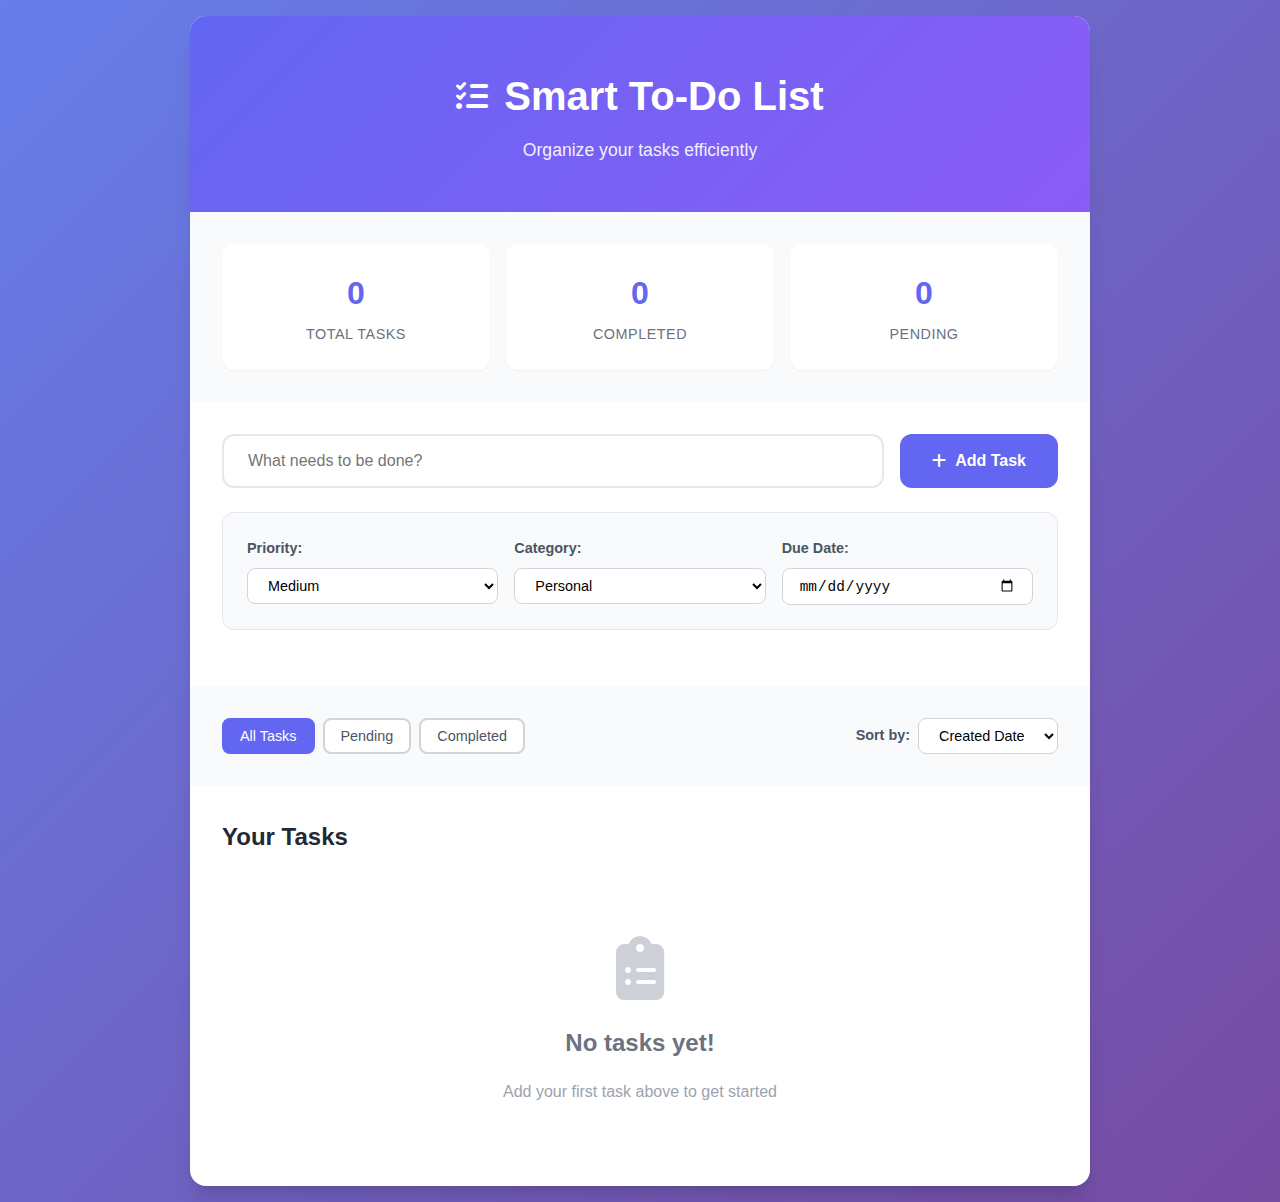
<file: project 1/index.html>
<!DOCTYPE html>
<html lang="en">
<head>
    <meta charset="UTF-8">
    <meta name="viewport" content="width=device-width, initial-scale=1.0">
    <title>Smart To-Do List | Task Manager</title>
    <meta name="description" content="A beautiful and responsive to-do list application with advanced features">
    <link rel="manifest" href="manifest.json">
    <link rel="stylesheet" href="styles.css">
    <link href="https://cdnjs.cloudflare.com/ajax/libs/font-awesome/6.4.0/css/all.min.css" rel="stylesheet">
    <!-- PWA Meta Tags -->
    <meta name="theme-color" content="#6366f1">
    <meta name="apple-mobile-web-app-capable" content="yes">
    <meta name="apple-mobile-web-app-status-bar-style" content="default">
    <meta name="apple-mobile-web-app-title" content="Smart To-Do List">
    <link rel="apple-touch-icon" href="data:image/svg+xml,<svg xmlns='http://www.w3.org/2000/svg' viewBox='0 0 100 100'><rect width='100' height='100' fill='%236366f1' rx='20'/><text x='50' y='50' text-anchor='middle' dy='.35em' font-size='60' fill='white'>✓</text></svg>">
</head>
<body>
    <div class="container">
        <!-- Header Section -->
        <header class="header">
            <h1 class="app-title">
                <i class="fas fa-tasks"></i>
                Smart To-Do List
            </h1>
            <p class="app-subtitle">Organize your tasks efficiently</p>
        </header>

        <!-- Statistics Section -->
        <section class="stats">
            <div class="stat-card">
                <div class="stat-number" id="totalTasks">0</div>
                <div class="stat-label">Total Tasks</div>
            </div>
            <div class="stat-card">
                <div class="stat-number" id="completedTasks">0</div>
                <div class="stat-label">Completed</div>
            </div>
            <div class="stat-card">
                <div class="stat-number" id="pendingTasks">0</div>
                <div class="stat-label">Pending</div>
            </div>
        </section>

        <!-- Task Input Section -->
        <section class="task-input-section">
            <div class="input-container">
                <div class="input-group">
                    <input 
                        type="text" 
                        id="taskInput" 
                        placeholder="What needs to be done?"
                        maxlength="200"
                        aria-label="Task description"
                    >
                    <button id="addTaskBtn" class="add-btn" aria-label="Add new task">
                        <i class="fas fa-plus"></i>
                        Add Task
                    </button>
                </div>
                
                <!-- Advanced Options -->
                <div class="advanced-options">
                    <div class="option-group">
                        <label for="taskPriority">Priority:</label>
                        <select id="taskPriority" aria-label="Task priority">
                            <option value="low">Low</option>
                            <option value="medium" selected>Medium</option>
                            <option value="high">High</option>
                        </select>
                    </div>
                    
                    <div class="option-group">
                        <label for="taskCategory">Category:</label>
                        <select id="taskCategory" aria-label="Task category">
                            <option value="personal">Personal</option>
                            <option value="work">Work</option>
                            <option value="shopping">Shopping</option>
                            <option value="health">Health</option>
                            <option value="other">Other</option>
                        </select>
                    </div>
                    
                    <div class="option-group">
                        <label for="taskDate">Due Date:</label>
                        <input type="date" id="taskDate" aria-label="Due date">
                    </div>
                </div>
            </div>

            <!-- Error Message -->
            <div id="errorMessage" class="error-message" role="alert" aria-live="polite"></div>
        </section>

        <!-- Filter Section -->
        <section class="filter-section">
            <div class="filter-buttons">
                <button class="filter-btn active" data-filter="all">All Tasks</button>
                <button class="filter-btn" data-filter="pending">Pending</button>
                <button class="filter-btn" data-filter="completed">Completed</button>
            </div>
            
            <div class="sort-options">
                <label for="sortBy">Sort by:</label>
                <select id="sortBy" aria-label="Sort tasks by">
                    <option value="created">Created Date</option>
                    <option value="priority">Priority</option>
                    <option value="dueDate">Due Date</option>
                    <option value="category">Category</option>
                </select>
            </div>
        </section>

        <!-- Task List Section -->
        <section class="task-list-section">
            <div class="task-list-header">
                <h2>Your Tasks</h2>
                <button id="clearAllBtn" class="clear-all-btn" aria-label="Clear all completed tasks">
                    <i class="fas fa-trash"></i>
                    Clear Completed
                </button>
            </div>
            
            <ul id="taskList" class="task-list" role="list">
                <!-- Tasks will be dynamically inserted here -->
            </ul>
            
            <div id="emptyState" class="empty-state">
                <i class="fas fa-clipboard-list"></i>
                <h3>No tasks yet!</h3>
                <p>Add your first task above to get started</p>
            </div>
        </section>
    </div>

    <!-- Edit Modal -->
    <div id="editModal" class="modal" role="dialog" aria-labelledby="editModalTitle" aria-hidden="true">
        <div class="modal-content">
            <div class="modal-header">
                <h3 id="editModalTitle">Edit Task</h3>
                <button class="close-btn" aria-label="Close modal">&times;</button>
            </div>
            <div class="modal-body">
                <div class="input-group">
                    <label for="editTaskInput">Task Description:</label>
                    <input type="text" id="editTaskInput" maxlength="200">
                </div>
                
                <div class="modal-options">
                    <div class="option-group">
                        <label for="editTaskPriority">Priority:</label>
                        <select id="editTaskPriority">
                            <option value="low">Low</option>
                            <option value="medium">Medium</option>
                            <option value="high">High</option>
                        </select>
                    </div>
                    
                    <div class="option-group">
                        <label for="editTaskCategory">Category:</label>
                        <select id="editTaskCategory">
                            <option value="personal">Personal</option>
                            <option value="work">Work</option>
                            <option value="shopping">Shopping</option>
                            <option value="health">Health</option>
                            <option value="other">Other</option>
                        </select>
                    </div>
                    
                    <div class="option-group">
                        <label for="editTaskDate">Due Date:</label>
                        <input type="date" id="editTaskDate">
                    </div>
                </div>
            </div>
            <div class="modal-footer">
                <button id="saveEditBtn" class="save-btn">Save Changes</button>
                <button id="cancelEditBtn" class="cancel-btn">Cancel</button>
            </div>
        </div>
    </div>

    <!-- Overlay -->
    <div id="overlay" class="overlay"></div>

    <script src="script.js"></script>
</body>
</html>
</file>
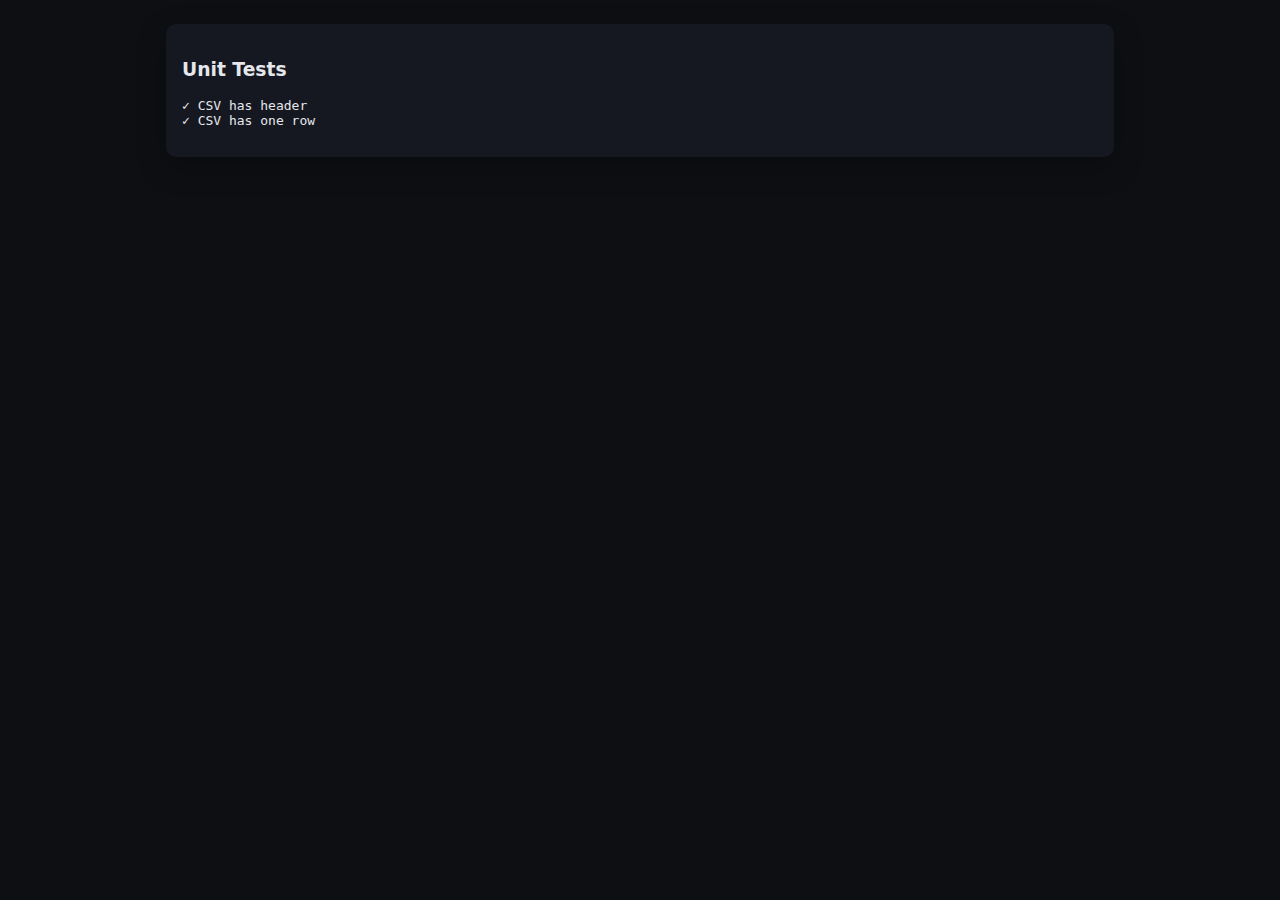
<file: project 3/tests/test-runner.html>
<!doctype html>
<html>
<head>
	<meta charset="utf-8" />
	<title>Tests - Gym Management</title>
	<link rel="stylesheet" href="../assets/css/styles.css" />
</head>
<body>
	<main class="container">
		<section class="card">
			<h3>Unit Tests</h3>
			<pre id="out"></pre>
		</section>
	</main>
	<script>
		function assert(name, cond) { document.getElementById('out').textContent += `${cond?'✓':'✗'} ${name}\n`; }
	</script>
	<script>
		// Test: CSV export formatting
		(function(){
			const receipts = [{ id:'1', memberId:'m1', month:'2025-10', amount:500, method:'Cash', createdAt:null }];
			const header = ['id','memberId','month','amount','method','createdAt'];
			const rows = receipts.map(r => [r.id, r.memberId, r.month, r.amount, r.method, '']);
			const csv = [header.join(','), ...rows.map(r => r.map(v => JSON.stringify(v ?? '')).join(','))].join('\n');
			assert('CSV has header', csv.startsWith('id,memberId,month'));
			assert('CSV has one row', csv.split('\n').length === 2);
		})();
	</script>
</body>
</html>
</file>
<file: project 3/assets/css/styles.css>
:root {
	--bg: #0e0f13;
	--panel: #151821;
	--text: #e5e7eb;
	--muted: #9aa3b2;
	--accent: #4f46e5;
	--accent-2: #22c55e;
}

* { box-sizing: border-box; }
body {
	margin: 0; font-family: system-ui, -apple-system, Segoe UI, Roboto, Arial;
	background: var(--bg); color: var(--text);
}
.app-header, .app-footer { padding: 16px; text-align: center; background: #0b0c10; }
.container { max-width: 980px; margin: 24px auto; padding: 0 16px; display: grid; gap: 16px; }
.card { background: var(--panel); padding: 16px; border-radius: 10px; box-shadow: 0 10px 30px rgba(0,0,0,.25); }
label { display: grid; gap: 6px; margin: 8px 0; }
input, select { padding: 10px 12px; border-radius: 8px; border: 1px solid #2b2f3a; background: #0f1117; color: var(--text); }
button { background: var(--accent); color: white; border: none; padding: 10px 16px; border-radius: 8px; cursor: pointer; }
button.secondary { background: #2b2f3a; }
button.success { background: var(--accent-2); }
table { width: 100%; border-collapse: collapse; }
th, td { padding: 10px; border-bottom: 1px solid #2b2f3a; text-align: left; }
.muted { color: var(--muted); }
.grid { display: grid; gap: 12px; }
.grid-2 { grid-template-columns: repeat(2, minmax(0, 1fr)); }
.grid-3 { grid-template-columns: repeat(3, minmax(0, 1fr)); }
@media (max-width: 720px) { .grid-2, .grid-3 { grid-template-columns: 1fr; } }

.toolbar { display: flex; gap: 8px; align-items: center; flex-wrap: wrap; }
.tag { padding: 2px 8px; border-radius: 999px; background: #1f2330; font-size: 12px; }
</file>
<file: project 1/styles.css>
/* Reset and Base Styles */
* {
    margin: 0;
    padding: 0;
    box-sizing: border-box;
}

:root {
    /* Color Palette */
    --primary-color: #6366f1;
    --primary-dark: #4f46e5;
    --secondary-color: #8b5cf6;
    --accent-color: #06d6a0;
    --danger-color: #ef4444;
    --warning-color: #f59e0b;
    --success-color: #10b981;
    
    /* Neutral Colors */
    --white: #ffffff;
    --gray-50: #f9fafb;
    --gray-100: #f3f4f6;
    --gray-200: #e5e7eb;
    --gray-300: #d1d5db;
    --gray-400: #9ca3af;
    --gray-500: #6b7280;
    --gray-600: #4b5563;
    --gray-700: #374151;
    --gray-800: #1f2937;
    --gray-900: #111827;
    
    /* Priority Colors */
    --priority-high: #dc2626;
    --priority-medium: #d97706;
    --priority-low: #059669;
    
    /* Shadows */
    --shadow-sm: 0 1px 2px 0 rgb(0 0 0 / 0.05);
    --shadow-md: 0 4px 6px -1px rgb(0 0 0 / 0.1), 0 2px 4px -2px rgb(0 0 0 / 0.1);
    --shadow-lg: 0 10px 15px -3px rgb(0 0 0 / 0.1), 0 4px 6px -4px rgb(0 0 0 / 0.1);
    --shadow-xl: 0 20px 25px -5px rgb(0 0 0 / 0.1), 0 8px 10px -6px rgb(0 0 0 / 0.1);
    
    /* Spacing */
    --spacing-xs: 0.25rem;
    --spacing-sm: 0.5rem;
    --spacing-md: 1rem;
    --spacing-lg: 1.5rem;
    --spacing-xl: 2rem;
    --spacing-2xl: 3rem;
    
    /* Border Radius */
    --radius-sm: 0.375rem;
    --radius-md: 0.5rem;
    --radius-lg: 0.75rem;
    --radius-xl: 1rem;
    
    /* Transitions */
    --transition-fast: 0.15s ease-in-out;
    --transition-normal: 0.3s ease-in-out;
    --transition-slow: 0.5s ease-in-out;
}

body {
    font-family: 'Segoe UI', Tahoma, Geneva, Verdana, sans-serif;
    line-height: 1.6;
    color: var(--gray-700);
    background: linear-gradient(135deg, #667eea 0%, #764ba2 100%);
    min-height: 100vh;
    padding: var(--spacing-md);
}

/* Container */
.container {
    max-width: 900px;
    margin: 0 auto;
    background: var(--white);
    border-radius: var(--radius-xl);
    box-shadow: var(--shadow-xl);
    overflow: hidden;
    animation: slideIn 0.6s ease-out;
}

@keyframes slideIn {
    from {
        opacity: 0;
        transform: translateY(30px);
    }
    to {
        opacity: 1;
        transform: translateY(0);
    }
}

/* Header */
.header {
    background: linear-gradient(135deg, var(--primary-color), var(--secondary-color));
    color: var(--white);
    text-align: center;
    padding: var(--spacing-2xl) var(--spacing-xl);
}

.app-title {
    font-size: 2.5rem;
    font-weight: 700;
    margin-bottom: var(--spacing-sm);
    display: flex;
    align-items: center;
    justify-content: center;
    gap: var(--spacing-md);
}

.app-title i {
    font-size: 2rem;
}

.app-subtitle {
    font-size: 1.1rem;
    opacity: 0.9;
    font-weight: 300;
}

/* Statistics */
.stats {
    display: grid;
    grid-template-columns: repeat(auto-fit, minmax(150px, 1fr));
    gap: var(--spacing-md);
    padding: var(--spacing-xl);
    background: var(--gray-50);
}

.stat-card {
    background: var(--white);
    padding: var(--spacing-lg);
    border-radius: var(--radius-lg);
    text-align: center;
    box-shadow: var(--shadow-sm);
    transition: var(--transition-normal);
}

.stat-card:hover {
    transform: translateY(-2px);
    box-shadow: var(--shadow-md);
}

.stat-number {
    font-size: 2rem;
    font-weight: 700;
    color: var(--primary-color);
    margin-bottom: var(--spacing-xs);
}

.stat-label {
    font-size: 0.9rem;
    color: var(--gray-500);
    text-transform: uppercase;
    letter-spacing: 0.5px;
}

/* Task Input Section */
.task-input-section {
    padding: var(--spacing-xl);
    background: var(--white);
}

.input-container {
    margin-bottom: var(--spacing-lg);
}

.input-group {
    display: flex;
    gap: var(--spacing-md);
    margin-bottom: var(--spacing-lg);
}

#taskInput {
    flex: 1;
    padding: var(--spacing-md) var(--spacing-lg);
    border: 2px solid var(--gray-200);
    border-radius: var(--radius-lg);
    font-size: 1rem;
    transition: var(--transition-normal);
    background: var(--white);
}

#taskInput:focus {
    outline: none;
    border-color: var(--primary-color);
    box-shadow: 0 0 0 3px rgb(99 102 241 / 0.1);
}

#taskInput:focus::placeholder {
    opacity: 0.5;
}

.add-btn {
    padding: var(--spacing-md) var(--spacing-xl);
    background: var(--primary-color);
    color: var(--white);
    border: none;
    border-radius: var(--radius-lg);
    font-size: 1rem;
    font-weight: 600;
    cursor: pointer;
    transition: var(--transition-normal);
    display: flex;
    align-items: center;
    gap: var(--spacing-sm);
    white-space: nowrap;
}

.add-btn:hover {
    background: var(--primary-dark);
    transform: translateY(-1px);
    box-shadow: var(--shadow-md);
}

.add-btn:active {
    transform: translateY(0);
}

/* Advanced Options */
.advanced-options {
    display: grid;
    grid-template-columns: repeat(auto-fit, minmax(200px, 1fr));
    gap: var(--spacing-md);
    padding: var(--spacing-lg);
    background: var(--gray-50);
    border-radius: var(--radius-lg);
    border: 1px solid var(--gray-200);
}

.option-group {
    display: flex;
    flex-direction: column;
    gap: var(--spacing-sm);
}

.option-group label {
    font-weight: 600;
    font-size: 0.9rem;
    color: var(--gray-600);
}

.option-group select,
.option-group input[type="date"] {
    padding: var(--spacing-sm) var(--spacing-md);
    border: 1px solid var(--gray-300);
    border-radius: var(--radius-md);
    font-size: 0.9rem;
    background: var(--white);
    transition: var(--transition-normal);
}

.option-group select:focus,
.option-group input[type="date"]:focus {
    outline: none;
    border-color: var(--primary-color);
    box-shadow: 0 0 0 2px rgb(99 102 241 / 0.1);
}

/* Error Message */
.error-message {
    padding: var(--spacing-md);
    background: #fef2f2;
    color: var(--danger-color);
    border: 1px solid #fecaca;
    border-radius: var(--radius-md);
    margin-top: var(--spacing-md);
    display: none;
    animation: shake 0.5s ease-in-out;
}

.error-message.show {
    display: block;
}

@keyframes shake {
    0%, 100% { transform: translateX(0); }
    25% { transform: translateX(-5px); }
    75% { transform: translateX(5px); }
}

/* Filter Section */
.filter-section {
    padding: var(--spacing-xl);
    background: var(--gray-50);
    display: flex;
    justify-content: space-between;
    align-items: center;
    flex-wrap: wrap;
    gap: var(--spacing-md);
}

.filter-buttons {
    display: flex;
    gap: var(--spacing-sm);
    flex-wrap: wrap;
}

.filter-btn {
    padding: var(--spacing-sm) var(--spacing-md);
    border: 2px solid var(--gray-300);
    background: var(--white);
    color: var(--gray-600);
    border-radius: var(--radius-md);
    cursor: pointer;
    transition: var(--transition-normal);
    font-size: 0.9rem;
    font-weight: 500;
}

.filter-btn:hover {
    border-color: var(--primary-color);
    color: var(--primary-color);
}

.filter-btn.active {
    background: var(--primary-color);
    border-color: var(--primary-color);
    color: var(--white);
}

.sort-options {
    display: flex;
    align-items: center;
    gap: var(--spacing-sm);
}

.sort-options label {
    font-weight: 600;
    font-size: 0.9rem;
    color: var(--gray-600);
}

#sortBy {
    padding: var(--spacing-sm) var(--spacing-md);
    border: 1px solid var(--gray-300);
    border-radius: var(--radius-md);
    background: var(--white);
    font-size: 0.9rem;
}

/* Task List Section */
.task-list-section {
    padding: var(--spacing-xl);
    min-height: 400px;
}

.task-list-header {
    display: flex;
    justify-content: space-between;
    align-items: center;
    margin-bottom: var(--spacing-xl);
}

.task-list-header h2 {
    color: var(--gray-800);
    font-size: 1.5rem;
    font-weight: 700;
}

.clear-all-btn {
    padding: var(--spacing-sm) var(--spacing-md);
    background: var(--danger-color);
    color: var(--white);
    border: none;
    border-radius: var(--radius-md);
    cursor: pointer;
    transition: var(--transition-normal);
    display: flex;
    align-items: center;
    gap: var(--spacing-sm);
    font-size: 0.9rem;
}

.clear-all-btn:hover {
    background: #dc2626;
    transform: translateY(-1px);
}

/* Task List */
.task-list {
    list-style: none;
    display: flex;
    flex-direction: column;
    gap: var(--spacing-md);
}

.task-item {
    background: var(--white);
    border: 1px solid var(--gray-200);
    border-radius: var(--radius-lg);
    padding: var(--spacing-lg);
    transition: var(--transition-normal);
    box-shadow: var(--shadow-sm);
    animation: taskSlideIn 0.3s ease-out;
}

@keyframes taskSlideIn {
    from {
        opacity: 0;
        transform: translateX(-20px);
    }
    to {
        opacity: 1;
        transform: translateX(0);
    }
}

.task-item:hover {
    box-shadow: var(--shadow-md);
    transform: translateY(-1px);
}

.task-item.completed {
    opacity: 0.7;
    background: var(--gray-50);
}

.task-content {
    display: flex;
    align-items: center;
    gap: var(--spacing-md);
    margin-bottom: var(--spacing-md);
}

.task-checkbox {
    width: 20px;
    height: 20px;
    border-radius: 50%;
    border: 2px solid var(--gray-300);
    background: var(--white);
    cursor: pointer;
    transition: var(--transition-normal);
    flex-shrink: 0;
}

.task-checkbox:hover {
    border-color: var(--primary-color);
}

.task-checkbox.checked {
    background: var(--primary-color);
    border-color: var(--primary-color);
    position: relative;
}

.task-checkbox.checked::after {
    content: '✓';
    position: absolute;
    top: 50%;
    left: 50%;
    transform: translate(-50%, -50%);
    color: var(--white);
    font-size: 12px;
    font-weight: bold;
}

.task-text {
    flex: 1;
    font-size: 1rem;
    color: var(--gray-700);
    transition: var(--transition-normal);
}

.task-text.completed {
    text-decoration: line-through;
    color: var(--gray-400);
}

.task-priority {
    padding: var(--spacing-xs) var(--spacing-sm);
    border-radius: var(--radius-sm);
    font-size: 0.8rem;
    font-weight: 600;
    text-transform: uppercase;
    letter-spacing: 0.5px;
}

.task-priority.high {
    background: #fef2f2;
    color: var(--priority-high);
    border: 1px solid #fecaca;
}

.task-priority.medium {
    background: #fffbeb;
    color: var(--priority-medium);
    border: 1px solid #fed7aa;
}

.task-priority.low {
    background: #f0fdf4;
    color: var(--priority-low);
    border: 1px solid #bbf7d0;
}

.task-meta {
    display: flex;
    justify-content: space-between;
    align-items: center;
    font-size: 0.8rem;
    color: var(--gray-500);
    margin-bottom: var(--spacing-md);
}

.task-category {
    padding: var(--spacing-xs) var(--spacing-sm);
    background: var(--gray-100);
    border-radius: var(--radius-sm);
    text-transform: capitalize;
}

.task-due-date {
    font-weight: 500;
}

.task-due-date.overdue {
    color: var(--danger-color);
    font-weight: 600;
}

.task-due-date.due-soon {
    color: var(--warning-color);
    font-weight: 600;
}

.task-actions {
    display: flex;
    gap: var(--spacing-sm);
    justify-content: flex-end;
}

.task-action-btn {
    padding: var(--spacing-sm);
    border: none;
    border-radius: var(--radius-md);
    cursor: pointer;
    transition: var(--transition-normal);
    display: flex;
    align-items: center;
    justify-content: center;
    width: 36px;
    height: 36px;
}

.edit-btn {
    background: var(--accent-color);
    color: var(--white);
}

.edit-btn:hover {
    background: #048a6b;
    transform: translateY(-1px);
}

.delete-btn {
    background: var(--danger-color);
    color: var(--white);
}

.delete-btn:hover {
    background: #dc2626;
    transform: translateY(-1px);
}

/* Empty State */
.empty-state {
    text-align: center;
    padding: var(--spacing-2xl);
    color: var(--gray-400);
}

.empty-state i {
    font-size: 4rem;
    margin-bottom: var(--spacing-lg);
    opacity: 0.5;
}

.empty-state h3 {
    font-size: 1.5rem;
    margin-bottom: var(--spacing-md);
    color: var(--gray-500);
}

.empty-state p {
    font-size: 1rem;
}

/* Modal Styles */
.modal {
    display: none;
    position: fixed;
    top: 0;
    left: 0;
    width: 100%;
    height: 100%;
    z-index: 1000;
    animation: modalFadeIn 0.3s ease-out;
}

.modal.show {
    display: flex;
    align-items: center;
    justify-content: center;
}

@keyframes modalFadeIn {
    from {
        opacity: 0;
    }
    to {
        opacity: 1;
    }
}

.modal-content {
    background: var(--white);
    border-radius: var(--radius-xl);
    box-shadow: var(--shadow-xl);
    width: 90%;
    max-width: 500px;
    max-height: 90vh;
    overflow-y: auto;
    animation: modalSlideIn 0.3s ease-out;
}

@keyframes modalSlideIn {
    from {
        opacity: 0;
        transform: scale(0.9) translateY(-20px);
    }
    to {
        opacity: 1;
        transform: scale(1) translateY(0);
    }
}

.modal-header {
    padding: var(--spacing-xl);
    border-bottom: 1px solid var(--gray-200);
    display: flex;
    justify-content: space-between;
    align-items: center;
}

.modal-header h3 {
    color: var(--gray-800);
    font-size: 1.3rem;
    font-weight: 700;
}

.close-btn {
    background: none;
    border: none;
    font-size: 1.5rem;
    color: var(--gray-400);
    cursor: pointer;
    transition: var(--transition-normal);
    width: 30px;
    height: 30px;
    display: flex;
    align-items: center;
    justify-content: center;
    border-radius: 50%;
}

.close-btn:hover {
    background: var(--gray-100);
    color: var(--gray-600);
}

.modal-body {
    padding: var(--spacing-xl);
}

.modal-body .input-group {
    margin-bottom: var(--spacing-lg);
    flex-direction: column;
}

.modal-body label {
    font-weight: 600;
    margin-bottom: var(--spacing-sm);
    color: var(--gray-600);
}

#editTaskInput {
    width: 100%;
    padding: var(--spacing-md);
    border: 2px solid var(--gray-200);
    border-radius: var(--radius-md);
    font-size: 1rem;
    transition: var(--transition-normal);
}

#editTaskInput:focus {
    outline: none;
    border-color: var(--primary-color);
    box-shadow: 0 0 0 3px rgb(99 102 241 / 0.1);
}

.modal-options {
    display: grid;
    grid-template-columns: repeat(auto-fit, minmax(150px, 1fr));
    gap: var(--spacing-md);
    margin-top: var(--spacing-lg);
}

.modal-footer {
    padding: var(--spacing-xl);
    border-top: 1px solid var(--gray-200);
    display: flex;
    gap: var(--spacing-md);
    justify-content: flex-end;
}

.save-btn {
    padding: var(--spacing-md) var(--spacing-xl);
    background: var(--primary-color);
    color: var(--white);
    border: none;
    border-radius: var(--radius-md);
    font-weight: 600;
    cursor: pointer;
    transition: var(--transition-normal);
}

.save-btn:hover {
    background: var(--primary-dark);
    transform: translateY(-1px);
}

.cancel-btn {
    padding: var(--spacing-md) var(--spacing-xl);
    background: var(--gray-200);
    color: var(--gray-700);
    border: none;
    border-radius: var(--radius-md);
    font-weight: 600;
    cursor: pointer;
    transition: var(--transition-normal);
}

.cancel-btn:hover {
    background: var(--gray-300);
}

.overlay {
    display: none;
    position: fixed;
    top: 0;
    left: 0;
    width: 100%;
    height: 100%;
    background: rgba(0, 0, 0, 0.5);
    backdrop-filter: blur(4px);
    z-index: 999;
}

.overlay.show {
    display: block;
}

/* Responsive Design */
@media (max-width: 768px) {
    body {
        padding: var(--spacing-sm);
    }
    
    .container {
        border-radius: var(--radius-lg);
    }
    
    .app-title {
        font-size: 2rem;
    }
    
    .app-title i {
        font-size: 1.5rem;
    }
    
    .stats {
        grid-template-columns: 1fr;
        padding: var(--spacing-lg);
    }
    
    .input-group {
        flex-direction: column;
    }
    
    .add-btn {
        justify-content: center;
        padding: var(--spacing-md);
    }
    
    .advanced-options {
        grid-template-columns: 1fr;
    }
    
    .filter-section {
        flex-direction: column;
        align-items: stretch;
    }
    
    .filter-buttons {
        justify-content: center;
    }
    
    .sort-options {
        justify-content: center;
    }
    
    .task-list-header {
        flex-direction: column;
        gap: var(--spacing-md);
        align-items: stretch;
    }
    
    .task-content {
        flex-wrap: wrap;
    }
    
    .task-meta {
        flex-direction: column;
        gap: var(--spacing-sm);
        align-items: flex-start;
    }
    
    .task-actions {
        margin-top: var(--spacing-sm);
    }
    
    .modal-content {
        width: 95%;
        margin: var(--spacing-md);
    }
    
    .modal-options {
        grid-template-columns: 1fr;
    }
    
    .modal-footer {
        flex-direction: column;
    }
}

@media (max-width: 480px) {
    .header {
        padding: var(--spacing-xl) var(--spacing-md);
    }
    
    .app-title {
        font-size: 1.8rem;
        flex-direction: column;
        gap: var(--spacing-sm);
    }
    
    .task-input-section,
    .filter-section,
    .task-list-section {
        padding: var(--spacing-lg);
    }
    
    .stats {
        padding: var(--spacing-md);
    }
    
    .stat-card {
        padding: var(--spacing-md);
    }
    
    .stat-number {
        font-size: 1.5rem;
    }
    
    .task-item {
        padding: var(--spacing-md);
    }
    
    .empty-state i {
        font-size: 3rem;
    }
    
    .empty-state h3 {
        font-size: 1.3rem;
    }
}

/* High contrast mode support */
@media (prefers-contrast: high) {
    :root {
        --gray-200: #000000;
        --gray-300: #000000;
        --shadow-sm: 0 1px 2px 0 rgb(0 0 0 / 0.3);
        --shadow-md: 0 4px 6px -1px rgb(0 0 0 / 0.3), 0 2px 4px -2px rgb(0 0 0 / 0.3);
    }
}

/* Dark mode support */
@media (prefers-color-scheme: dark) {
    :root {
        --white: #1f2937;
        --gray-50: #111827;
        --gray-100: #1f2937;
        --gray-200: #374151;
        --gray-300: #4b5563;
        --gray-700: #f9fafb;
        --gray-800: #f3f4f6;
        --gray-900: #ffffff;
    }
}

/* Print styles */
@media print {
    body {
        background: white;
        color: black;
    }
    
    .container {
        box-shadow: none;
        border: 1px solid #ccc;
    }
    
    .header {
        background: white !important;
        color: black !important;
    }
    
    .task-item {
        break-inside: avoid;
        box-shadow: none;
        border: 1px solid #ccc;
    }
    
    .task-actions,
    .filter-section,
    .add-btn,
    .clear-all-btn {
        display: none !important;
    }
}
</file>
